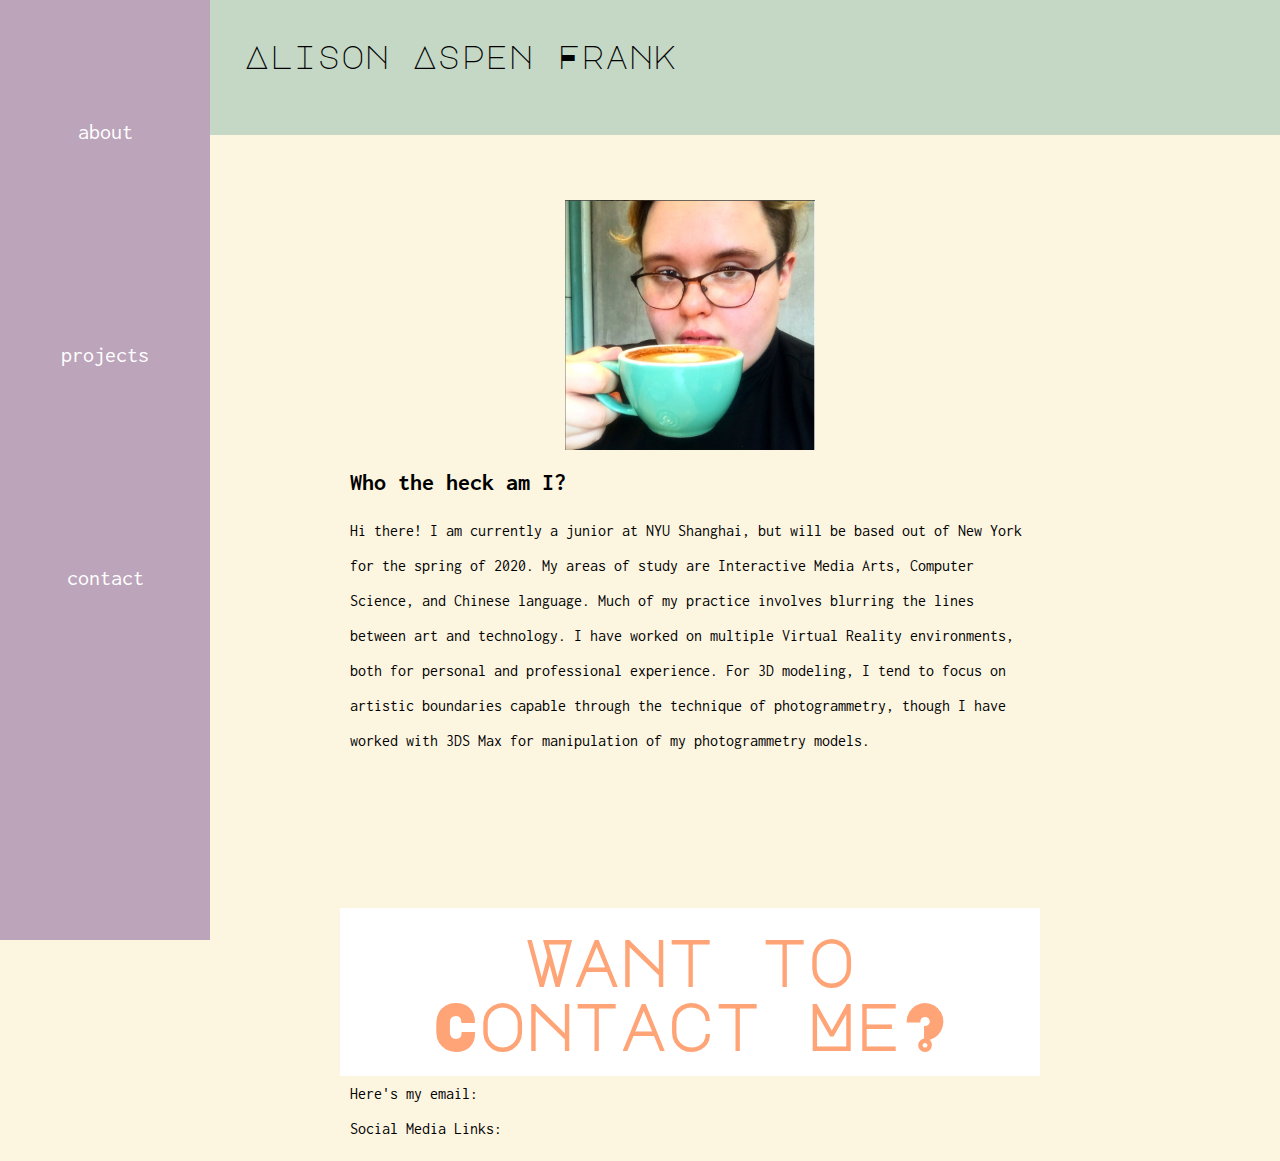
<file: about.html>
<!DOCTYPE html>
<html lang="en" dir="ltr">
     <head>
          <meta charset="utf-8">
          <meta name="viewport" content="width=device-width, initial-scale=1">
          <title>A.A.F. About</title>
          <link rel="stylesheet" href="css/midterm.css"></link>
          <!-- linking in google fonts -->
          <link href="https://fonts.googleapis.com/css?family=Inconsolata|Lacquer|Permanent+Marker&display=swap" rel="stylesheet">
          <link href="https://fonts.googleapis.com/css?family=Major+Mono+Display&display=swap" rel="stylesheet">
          <link rel="stylesheet" href="css/about.css"></link>

          <!--link to javascript-->
          <script type="text/javascript" src="js/portfolioJS.js"></script>
     </head>
     <body>
          <!-- header -->
          <header>
               <div class="headText">
                    <a href="index.html" class="mainHeader">Alison Aspen Frank</a>
                    <a href="index.html" class="altHeader">A.A.F</a>
               </div>
          </header>
          <!-- possible sidebar -->
          <nav>
               <ul class="sideNav">
                    <li class="navItem"><a href = "about.html">about</a></li>
                    <li class="navItem"><a href = "projects.html">projects</a></li>
                    <li class="navItem"><a href = "contact.html">contact</a></li>
               </ul>
          </nav>
          <!--mobile navBar -->

               <div class="mobileNav">
                    <ul>
                         <li><a href="about.html">about</a></li>
                         <li ><a href="projects.html">projects</a></li>
                    <li><a href="contact.html">contact</a></li>
               </ul>
               </div>
          

          <!--main content -->
          <section class="mainPage">
               <div class="imageHolder">
                    <img src="css/images/profile.PNG"/>
               </div>
               <div class="aboutText">
                    <h2>Who the heck am I?</h2>
                    <br>
                    <p>Hi there! I am currently a junior at NYU Shanghai, but will be based out of New York for the spring of 2020. My areas of study are Interactive Media Arts, Computer Science, and Chinese language. Much of my practice involves blurring the lines between art and technology. I have worked on multiple Virtual Reality environments, both for personal and professional experience. For 3D modeling, I tend to focus on artistic boundaries capable through the technique of photogrammetry, though I have worked with 3DS Max for manipulation of my photogrammetry models.
               </p>

               <h3>Want to Contact Me?</h3>
               <p>Here's my email: </p>
               <p>Social Media Links: </p>
               </div>
          </section>
     </body>
</html>
</file>
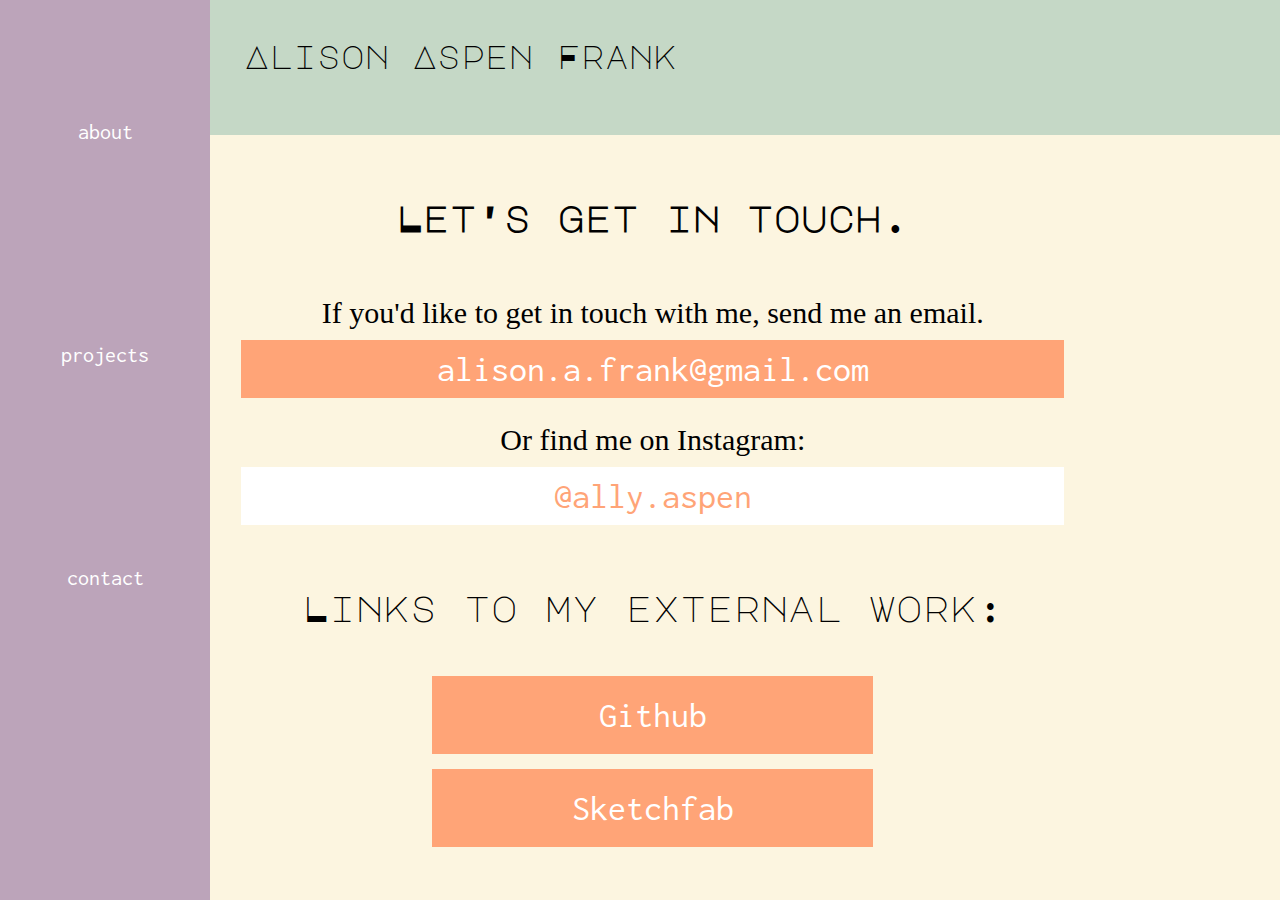
<file: contact.html>
<!DOCTYPE html>
<html lang="en" dir="ltr">
     <head>
          <meta charset="utf-8">
          <meta name="viewport" content="width=device-width, initial-scale=1">
          <title>A.A.F</title>
          <link rel="stylesheet" href="css/midterm.css"></link>

          <!-- linking in google fonts -->
          <link href="https://fonts.googleapis.com/css?family=Inconsolata|Lacquer|Permanent+Marker&display=swap" rel="stylesheet">
          <link href="https://fonts.googleapis.com/css?family=Major+Mono+Display&display=swap" rel="stylesheet">

          <script type="text/javascript" src="js/portfolioJS.js"></script>
     </head>
     <body>
          <!-- header -->
          <header>
               <div class="headText">
                    <a href="index.html" class="mainHeader">Alison Aspen Frank</a>
                    <a href="index.html" class="altHeader">A.A.F</a>
               </div>
          </header>
          <!-- sidebar -->
          <nav>
               <ul class="sideNav">
                    <li class="navItem"><a href = "about.html">about</a></li>
                    <li class="navItem"><a href = "projects.html">projects</a></li>
                    <li class="navItem"><a href = "contact.html">contact</a></li>
               </ul>
          </nav>

          <!--mobile navBar -->
          <div class="mobileNav">
               <ul>
                    <li><a href="about.html">about</a></li>
                    <li ><a href="projects.html">projects</a></li>
                    <li><a href="contact.html">contact</a></li>
               </ul>
          </div>

          <!-- project blocks -->
          <section class="mainPage">
               <div class = "container">

                    <h2 class="externalHeader">Let's get in touch.</h2>

                    <p class="email">If you'd like to get in touch with me, send me an email.</p>
                    <br>
                    <p class="email emailLink">alison.a.frank@gmail.com</p>
                    <br>
                    <p class="email">Or find me on Instagram:</p>
                    <a class="insta" href="https://www.instagram.com/ally.aspen/?hl=en" target="_blank">@ally.aspen</a>

                    <div class="externalHeader"><p>Links to my external work: </p></div>

                    <div class="contactText"><a href="https://github.com/AlisonAspen" target="_blank">Github</a></div>

                    <div class="contactText"><a href="https://sketchfab.com/alison.aspen/models" target="_blank">Sketchfab</a></div>

               </div>
          </section>

     </body>
</html>
</file>
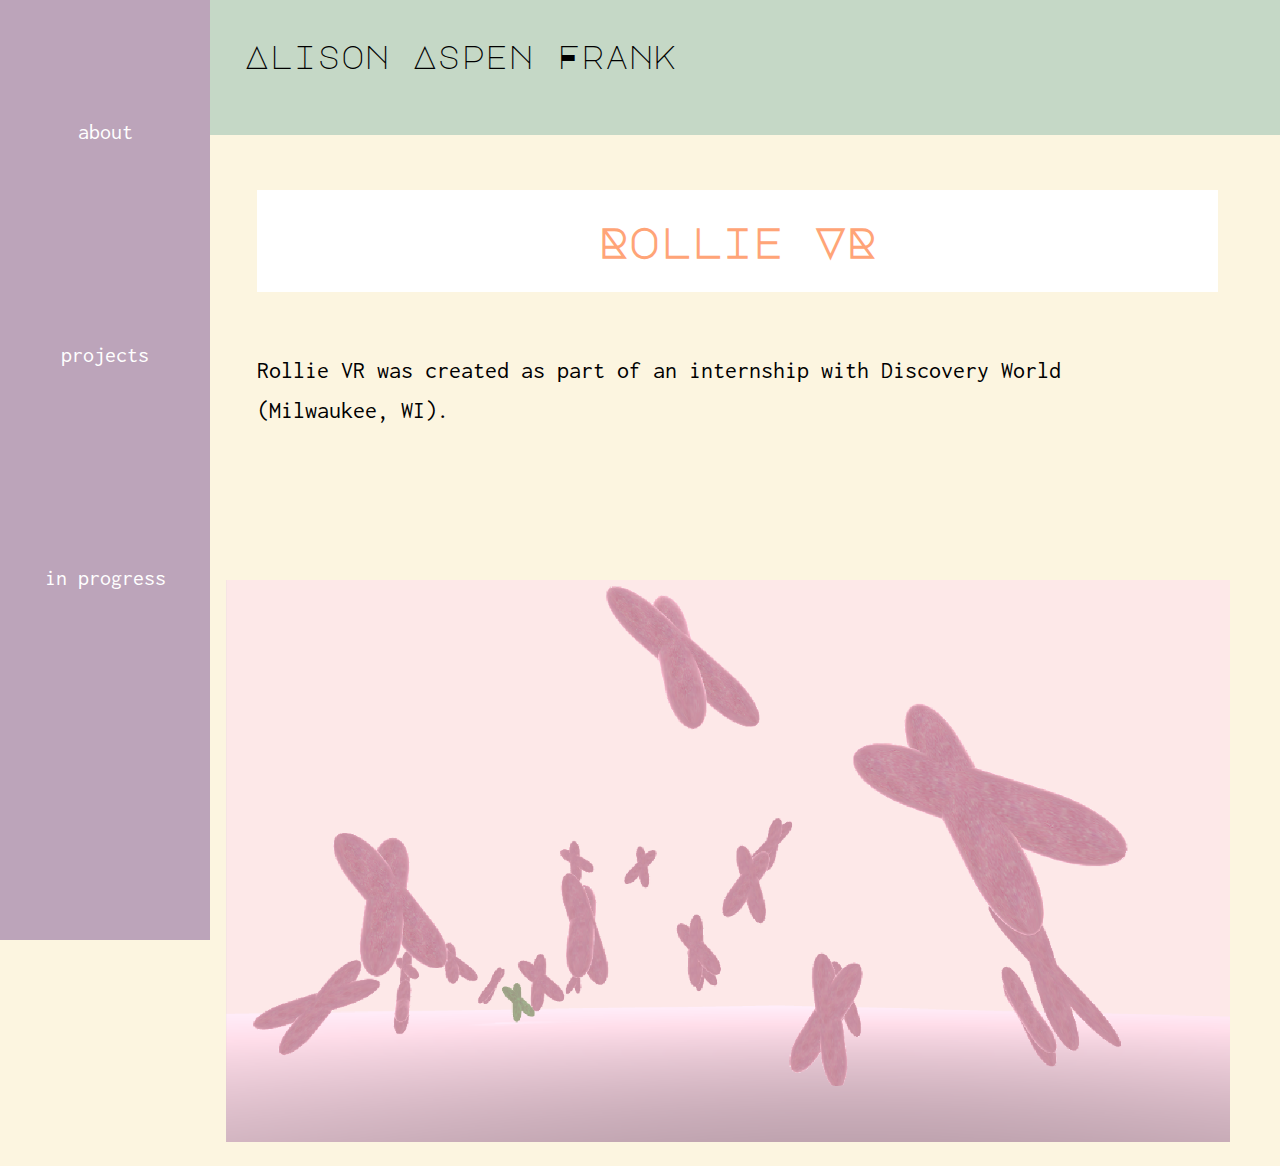
<file: rollie.html>
<!DOCTYPE html>
<html lang="en" dir="ltr">
     <head>
          <meta charset="utf-8">
          <meta name="viewport" content="width=device-width, initial-scale=1">
          <title>Rollie</title>
          <link rel="stylesheet" href="css/midterm.css"></link>
          <link rel="stylesheet" href="css/project_content.css"></link>
          <!-- linking in google fonts -->
          <link href="https://fonts.googleapis.com/css?family=Inconsolata|Lacquer|Permanent+Marker&display=swap" rel="stylesheet">
          <link href="https://fonts.googleapis.com/css?family=Major+Mono+Display&display=swap" rel="stylesheet">

          <script type="text/javascript" src="js/portfolioJS.js"></script>
     </head>
     <body>
          <!-- header -->
          <header>
               <div class="headText">
                    <a href="index.html" class="mainHeader">Alison Aspen Frank</a>
                    <a href="index.html" class="altHeader">A.A.F</a>
               </div>
          </header>
          <!--sidebar -->
          <nav>
               <ul class="sideNav">
                    <li class="navItem"><a href = "about.html">about</a></li>
                    <li class="navItem"><a href = "projects.html">projects</a></li>
                    <li class="navItem"><a href = "wip.html">in progress</a></li>
               </ul>
          </nav>

          <!--mobile navBar -->
          <div class="mobileNav">
               <ul>
                    <li><a href="about.html">about</a></li>
                    <li ><a href="projects.html">projects</a></li>
                    <li><a href="contact.html">contact</a></li>
               </ul>
          </div>

          <!-- main content -->
          <section class="mainPage">
               <div class="textHolder">
                    <h2 class="titleText">Rollie VR</h2>
                    <br>
                    <div class="containerElement">
                         <p>Rollie VR was created as part of an internship with Discovery World (Milwaukee, WI).</p>
                    </div>
               </div>
               <div class="container">

                    <div class="containerElement">
                         <img src="css/images/chromo_pic.png" class="projectImage">


                    </div>
               </div>
          </section>
     </body>
</html>
</file>
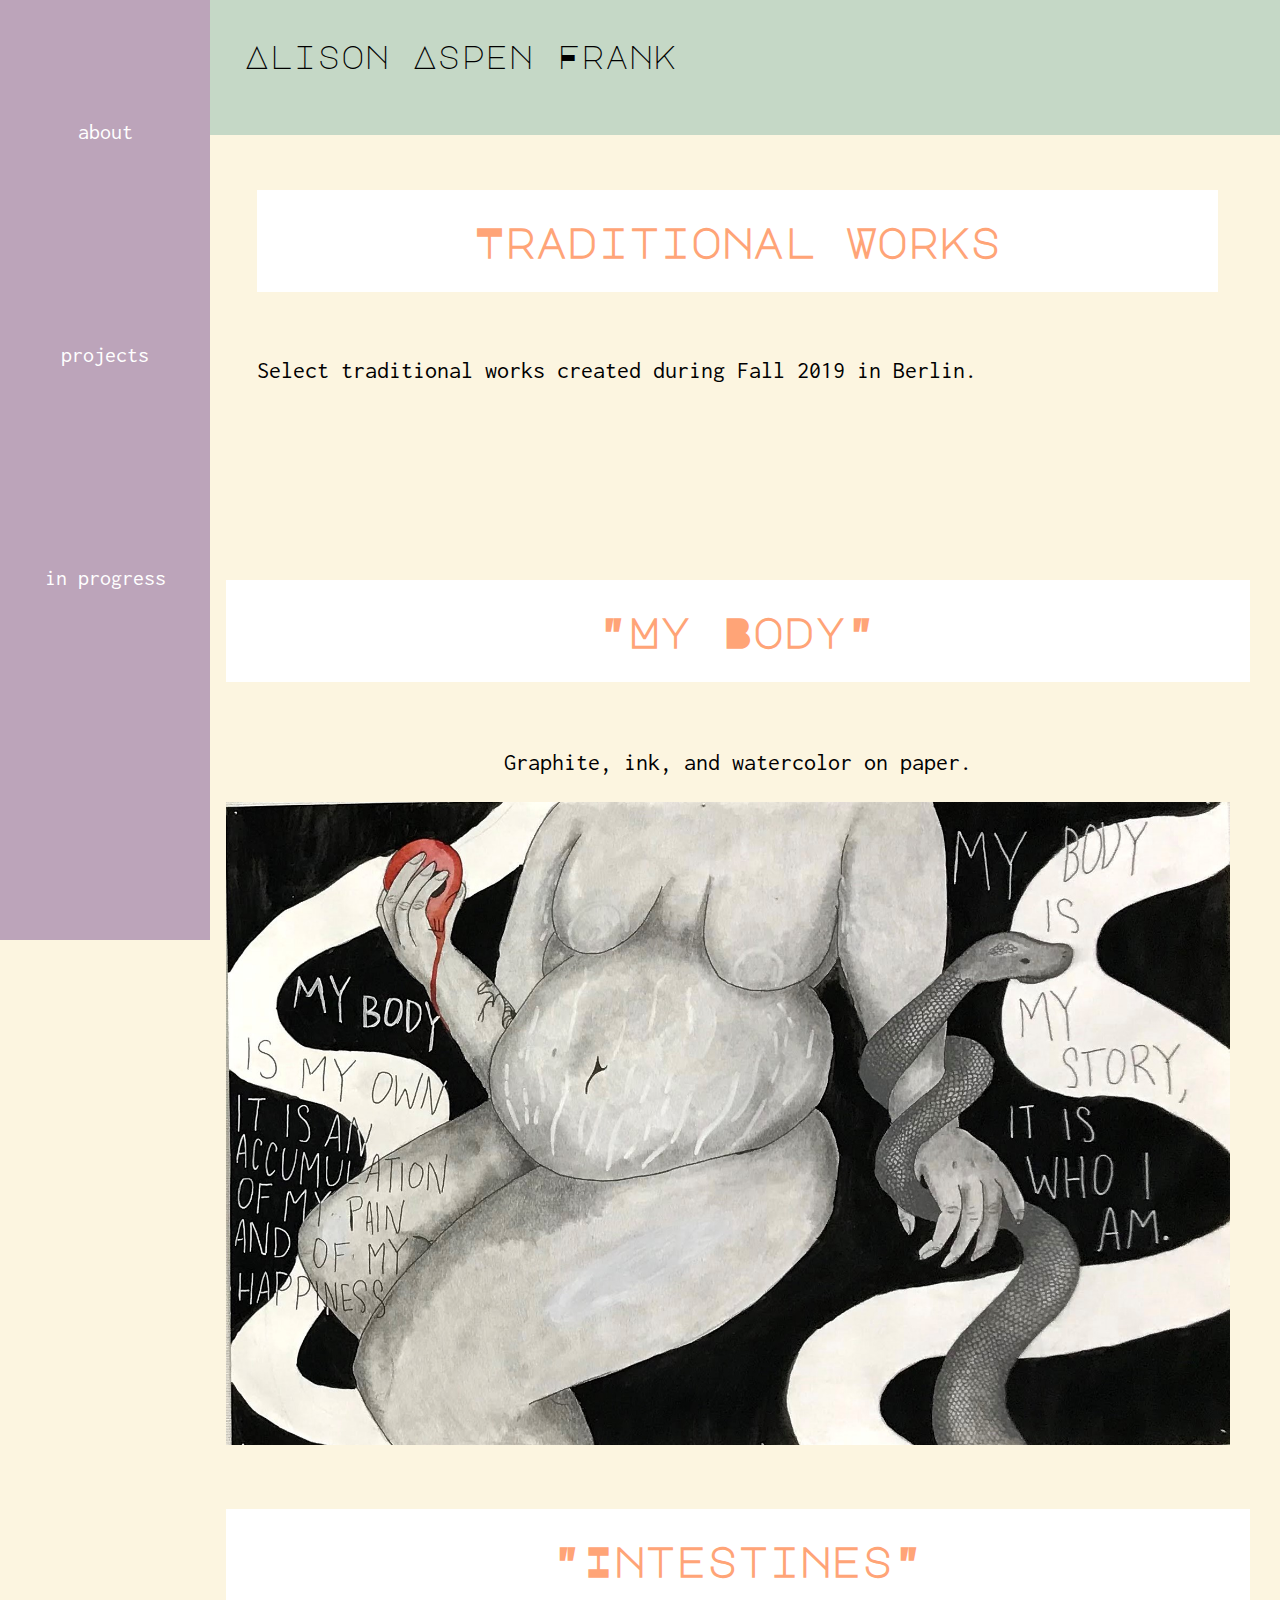
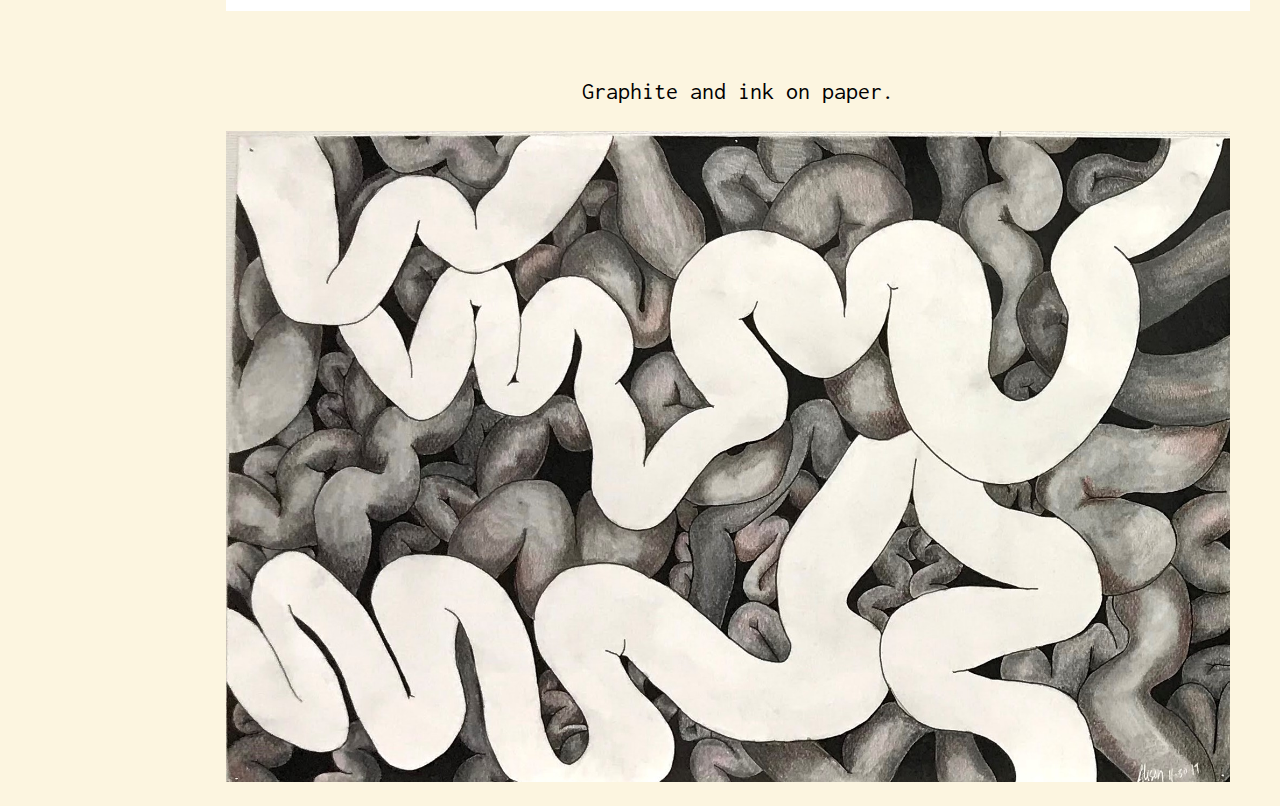
<file: traditional_works.html>
<!DOCTYPE html>
<html lang="en" dir="ltr">
     <head>
          <meta charset="utf-8">
          <meta name="viewport" content="width=device-width, initial-scale=1">
          <title>A.A.F.</title>
          <link rel="stylesheet" href="css/midterm.css"></link>
          <link rel="stylesheet" href="css/project_content.css"></link>
          <!-- linking in google fonts -->
          <link href="https://fonts.googleapis.com/css?family=Inconsolata|Lacquer|Permanent+Marker&display=swap" rel="stylesheet">
          <link href="https://fonts.googleapis.com/css?family=Major+Mono+Display&display=swap" rel="stylesheet">

          <script type="text/javascript" src="js/portfolioJS.js"></script>
     </head>
     <body>
          <!-- header -->
          <header>
               <div class="headText">
                    <a href="index.html" class="mainHeader">Alison Aspen Frank</a>
                    <a href="index.html" class="altHeader">A.A.F</a>
               </div>
          </header>
          <!-- possible sidebar -->
          <nav>
               <ul class="sideNav">
                    <li class="navItem"><a href = "about.html">about</a></li>
                    <li class="navItem"><a href = "projects.html">projects</a></li>
                    <li class="navItem"><a href = "wip.html">in progress</a></li>
               </ul>
          </nav>
          <!-- main content -->
          <section class="mainPage">
               <div class="textHolder">
                    <h2 class="titleText">Traditional Works</h2>
                    <br>
                    <div class="containerElement">
                         <p>Select traditional works created during Fall 2019 in Berlin.</p>
                    </div>
               </div>
               <div class="container">

                    <div class="containerElement">
                         <h2 class="titleText">"My Body"</h2>
                         <p class="subTitle description">Graphite, ink, and watercolor on paper.</p>
                         <img src="css/images/myBody.jpg" class="projectImage">

                         <h2 class="titleText">"Intestines"</h2>
                         <p class="subTitle description">Graphite and ink on paper.</p>
                         <img src="css/images/intestines_drawing.jpg" class="projectImage">
                    </div>
               </div>
          </section>
     </body>
</html>
</file>
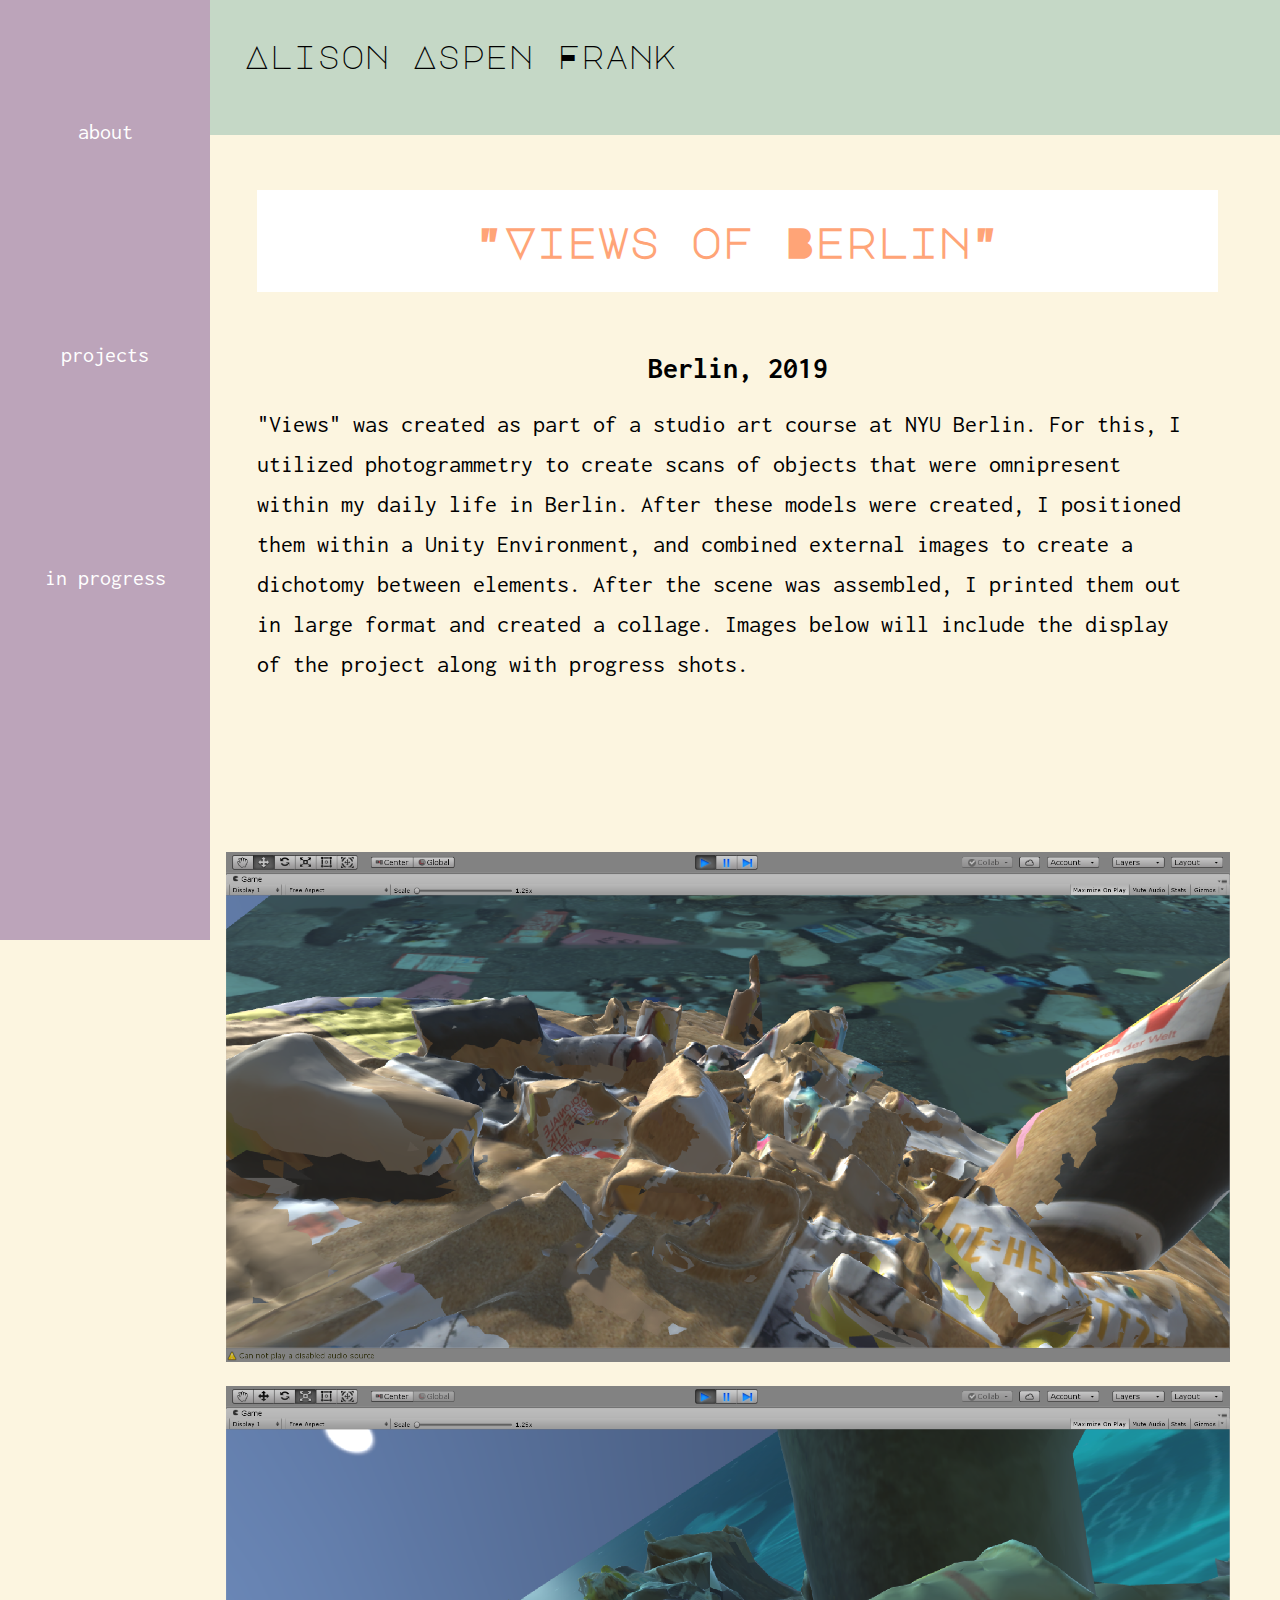
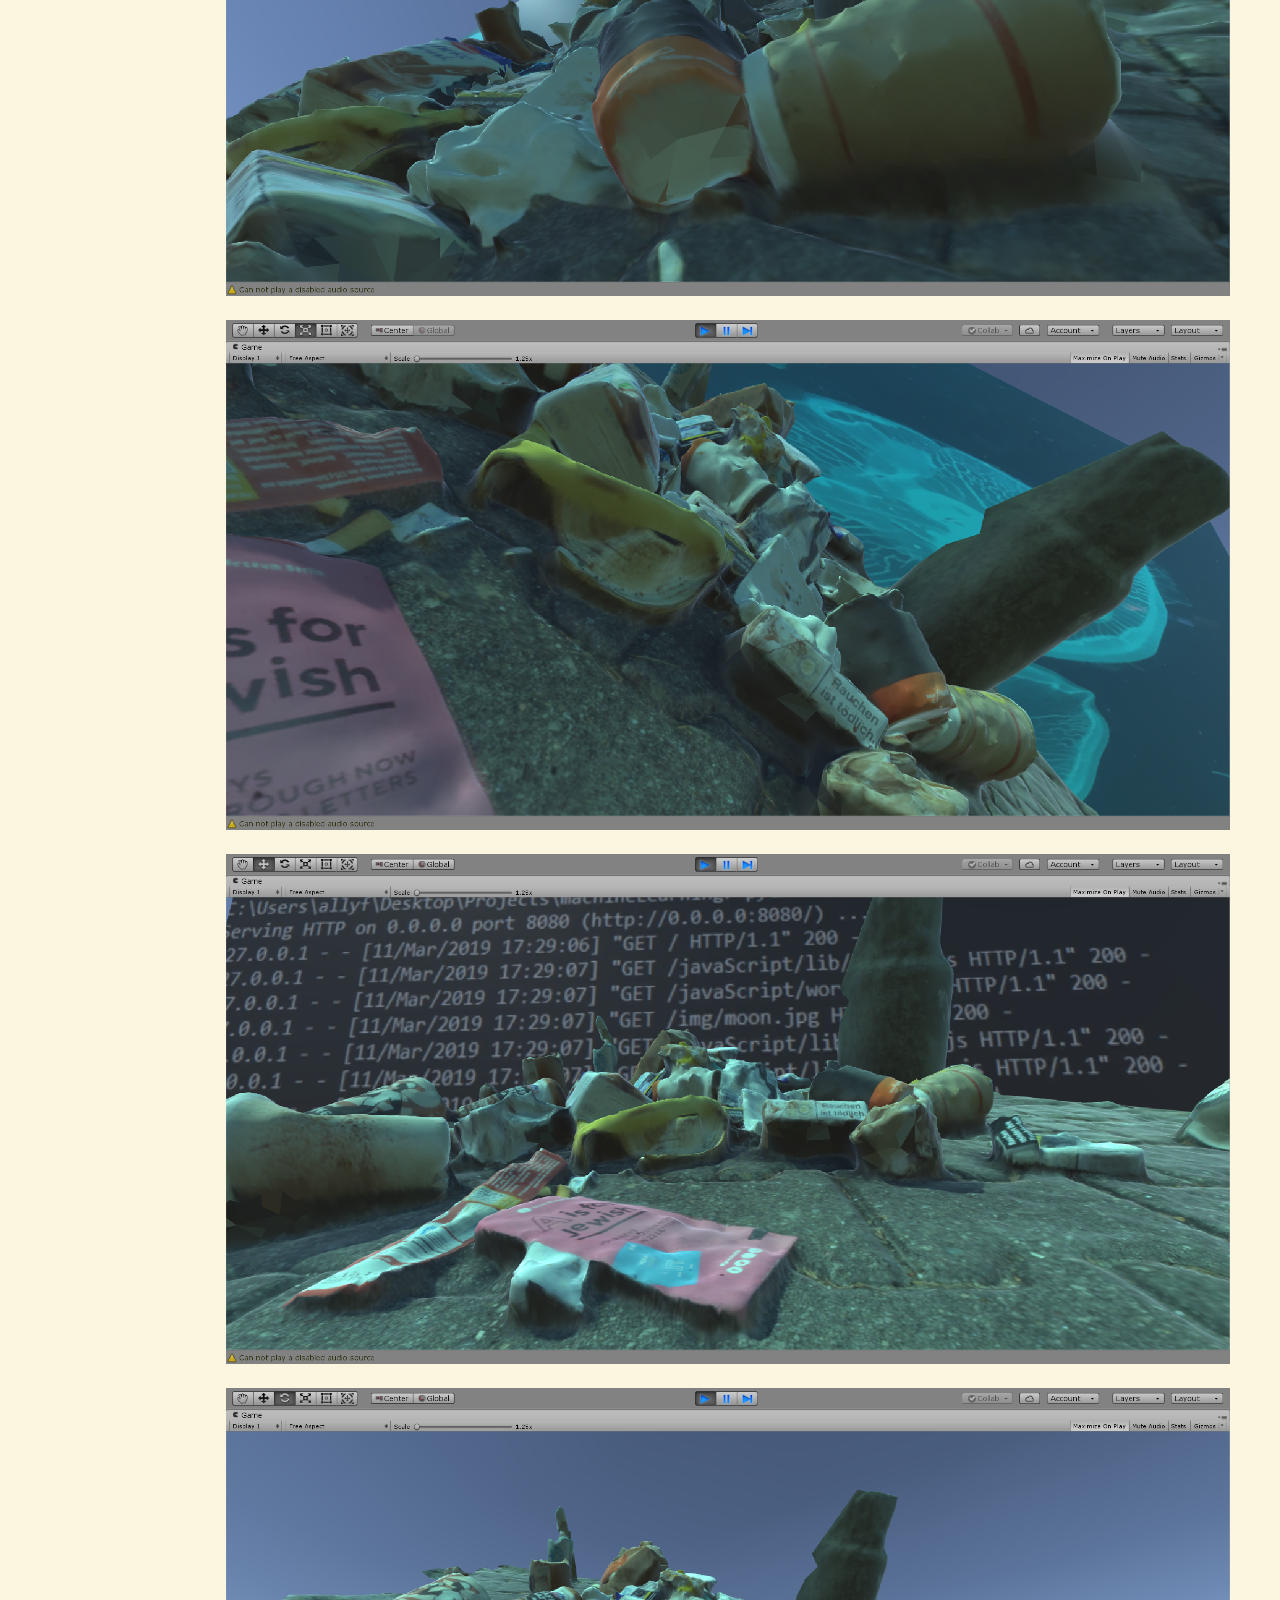
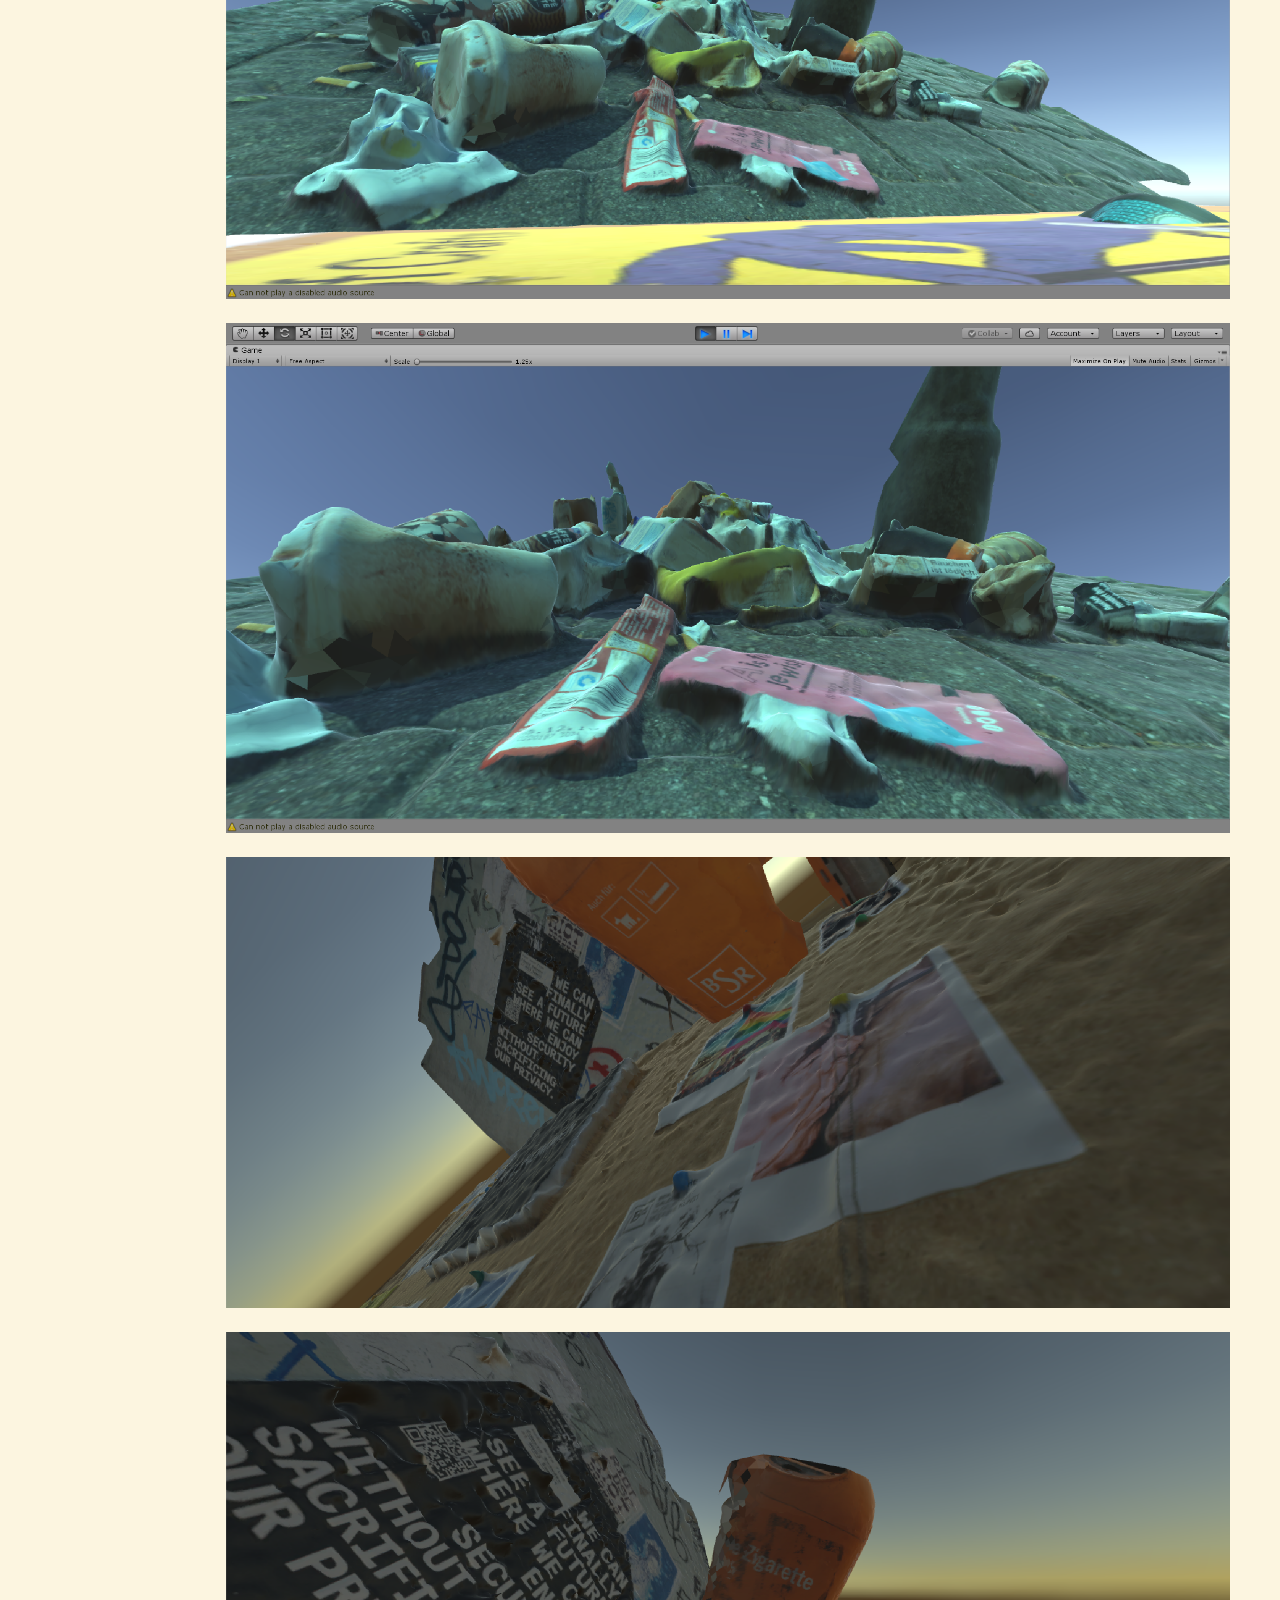
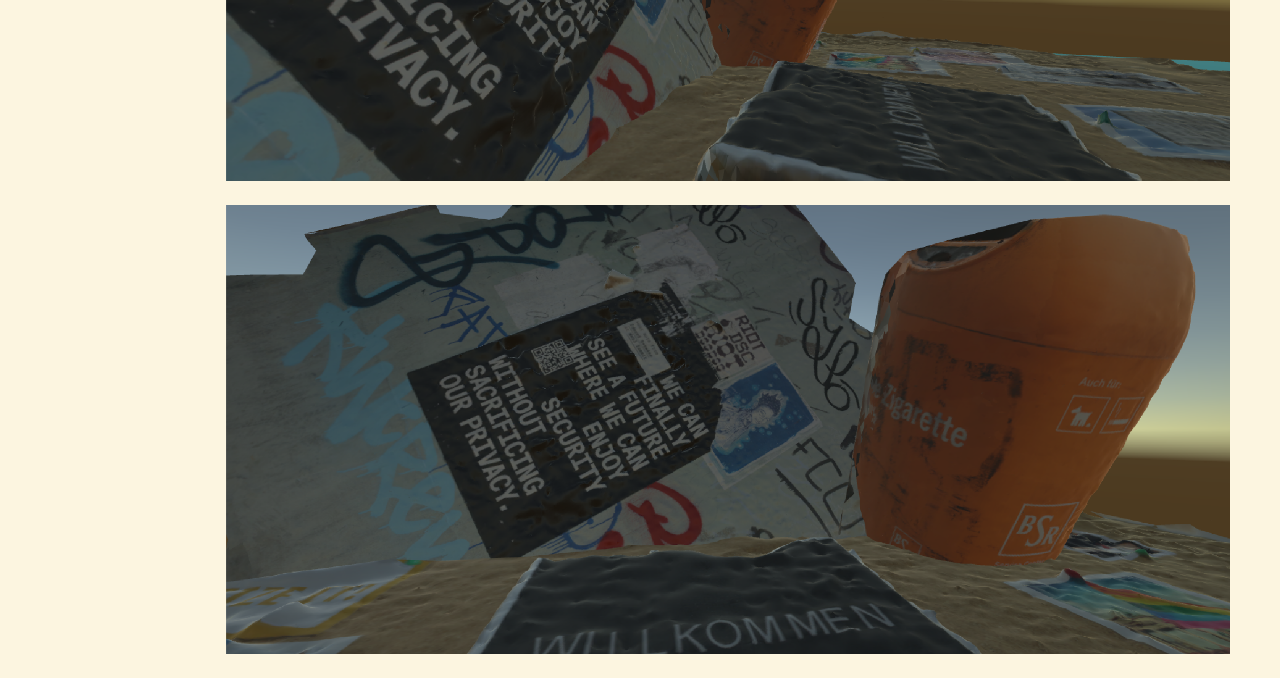
<file: viewsOfBerlin.html>
<!DOCTYPE html>
<html lang="en" dir="ltr">
     <head>
          <meta name="viewport" content="width=device-width, initial-scale=1">
          <meta charset="utf-8">
          <title>A.A.F.</title>

          <link rel="stylesheet" href="css/midterm.css"></link>
          <link rel="stylesheet" href="css/project_content.css"></link>

          <!-- linking in google fonts -->
          <link href="https://fonts.googleapis.com/css?family=Inconsolata|Lacquer|Permanent+Marker&display=swap" rel="stylesheet">
          <link href="https://fonts.googleapis.com/css?family=Major+Mono+Display&display=swap" rel="stylesheet">

          <script type="text/javascript" src="js/portfolioJS.js"></script>
     </head>
     <body>
          <!-- header -->
          <header>
               <div class="headText">
                    <a href="index.html" class="mainHeader">Alison Aspen Frank</a>
                    <a href="index.html" class="altHeader">A.A.F</a>
               </div>
          </header>
          <!-- possible sidebar -->
          <nav>
               <ul class="sideNav">
                    <li class="navItem"><a href = "about.html">about</a></li>
                    <li class="navItem"><a href = "projects.html">projects</a></li>
                    <li class="navItem"><a href = "wip.html">in progress</a></li>
               </ul>
          </nav>

          <!--mobile navBar -->
          <div class="mobileNav">
               <ul>
                    <li><a href="about.html">about</a></li>
                    <li ><a href="projects.html">projects</a></li>
                    <li><a href="contact.html">contact</a></li>
               </ul>
          </div>

          <!-- main content -->
          <section class="mainPage">
               <div class="textHolder">
                    <h2 class="titleText">"Views of Berlin"</h2>
                    <h2 class="subTitle">Berlin, 2019</h2>
                    <p>"Views" was created as part of a studio art course at NYU Berlin. For this, I utilized photogrammetry to create scans of objects that were omnipresent within my daily life in Berlin. After these models were created, I positioned them within a Unity Environment, and combined external images to create a dichotomy between elements. After the scene was assembled, I printed them out in large format and created a collage. Images below will include the display of the project along with progress shots.</p>

                    <br>

               </div>
               <div class="container">

                    <div class="containerElement">

                         <img src="css/images/views/views_2.png" class="projectImage">

                         <img src="css/images/views/views_3.png" class="projectImage">

                         <img src="css/images/views/views_4.png" class="projectImage">

                         <img src="css/images/views/views_5.png" class="projectImage">

                         <img src="css/images/views/views_6.png" class="projectImage">

                         <img src="css/images/views/views_7.png" class="projectImage">

                         <img src="css/images/views/views_8.png" class="projectImage">

                         <img src="css/images/views/views_9.png" class="projectImage">

                         <img src="css/images/views/views_10.png" class="projectImage">

                    </div>
               </div>
          </section>
     </body>
</html>
</file>
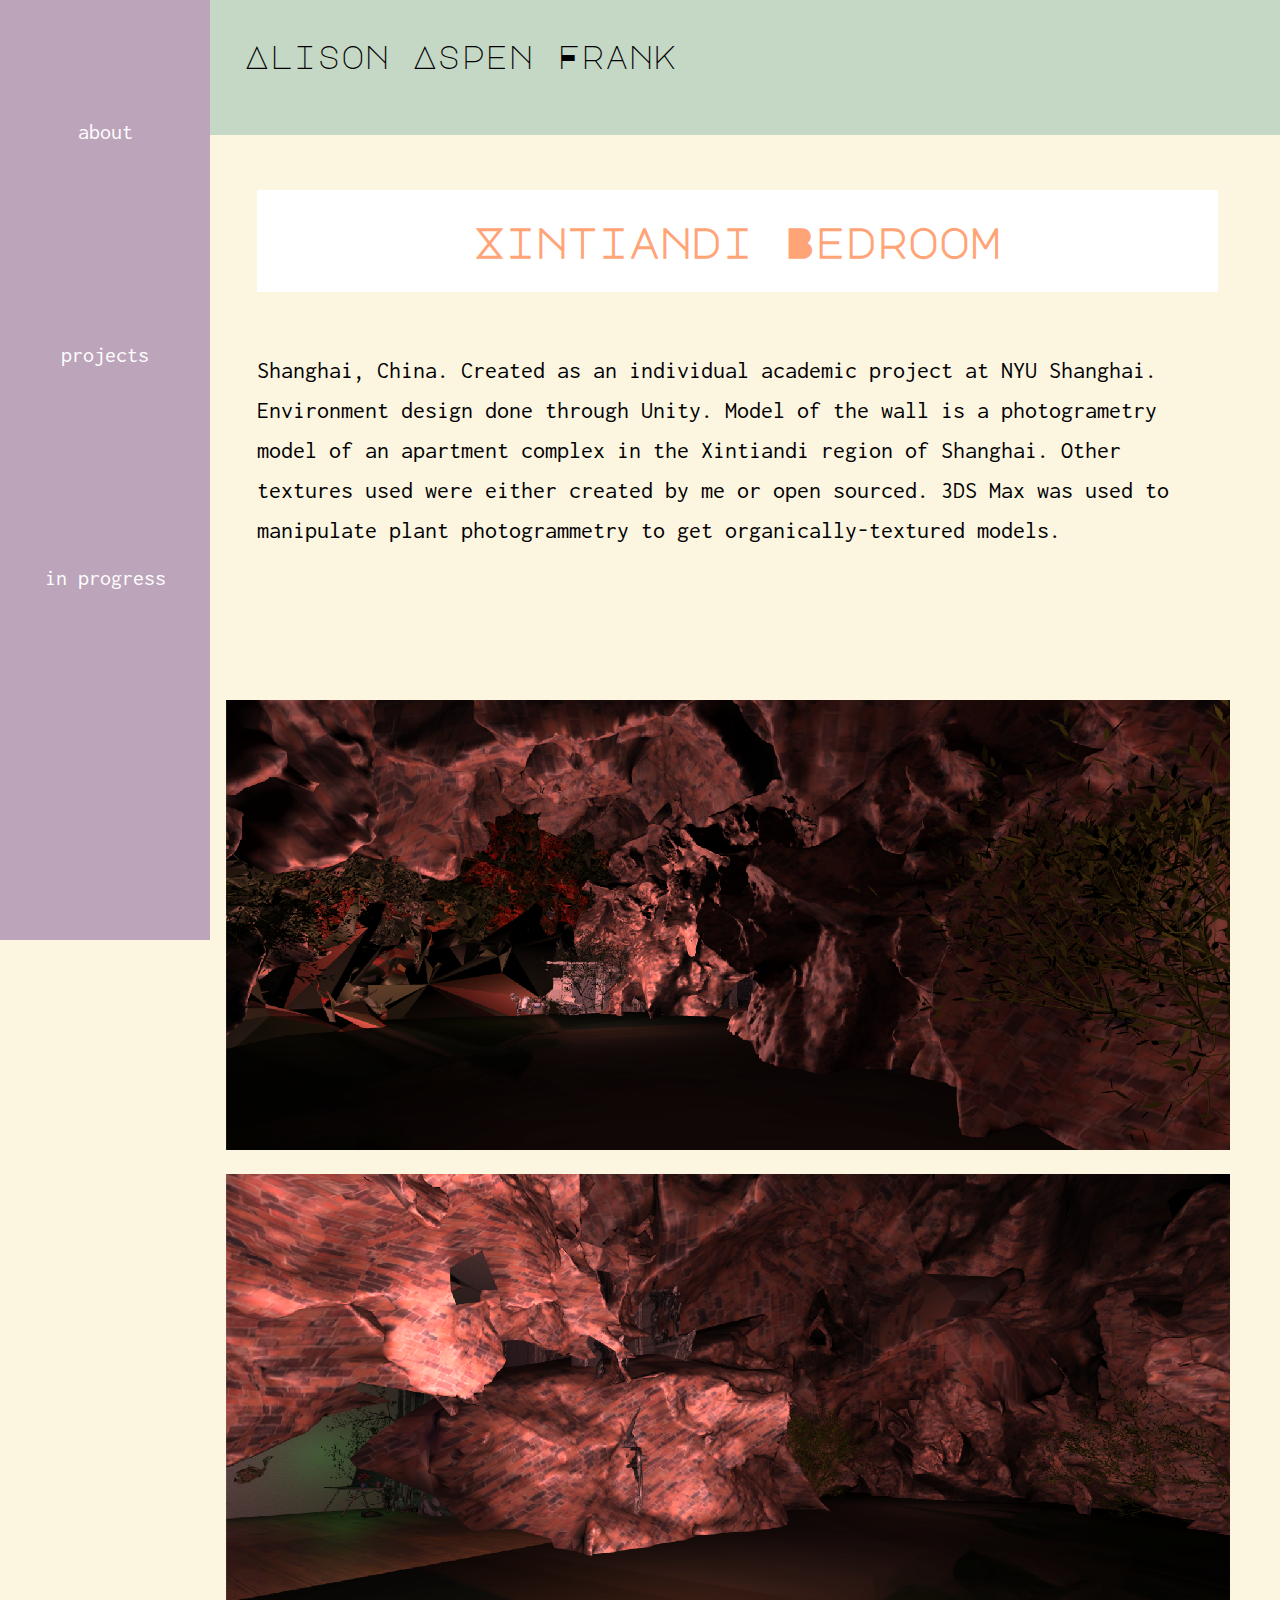
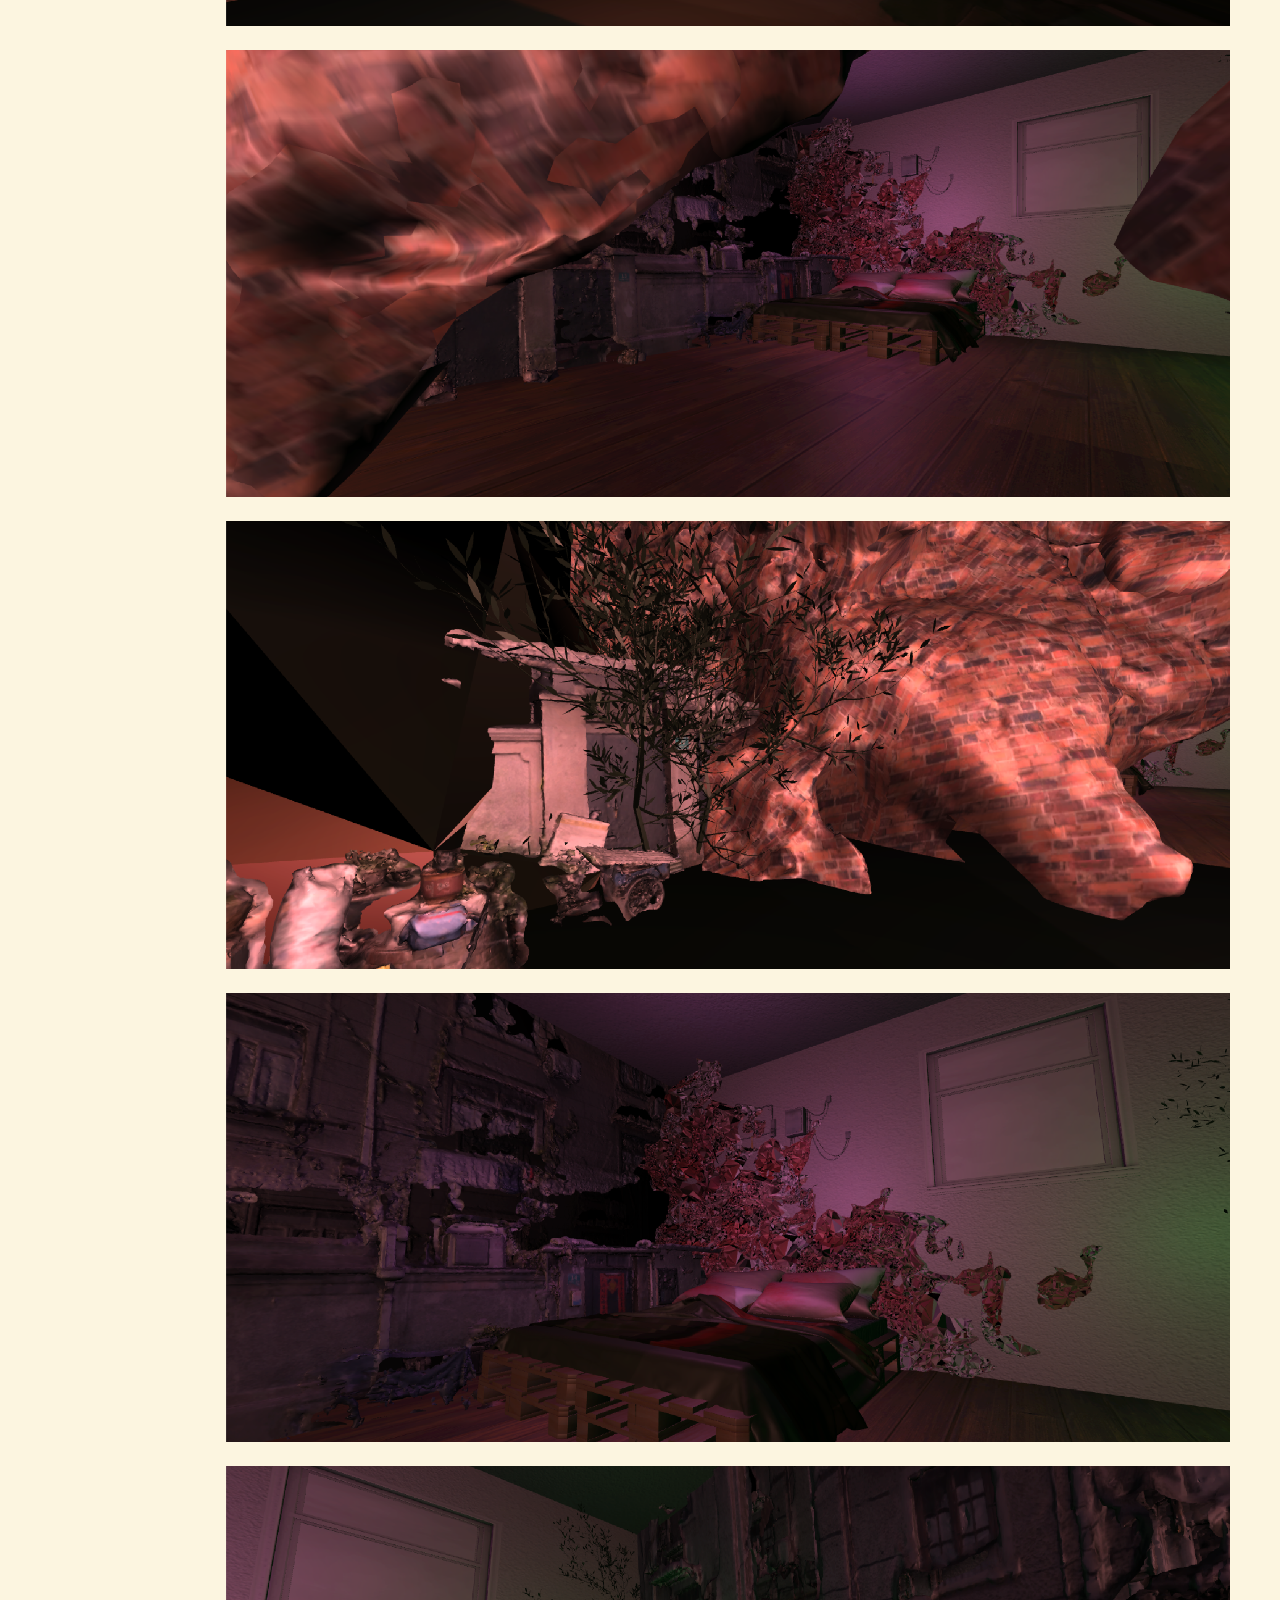
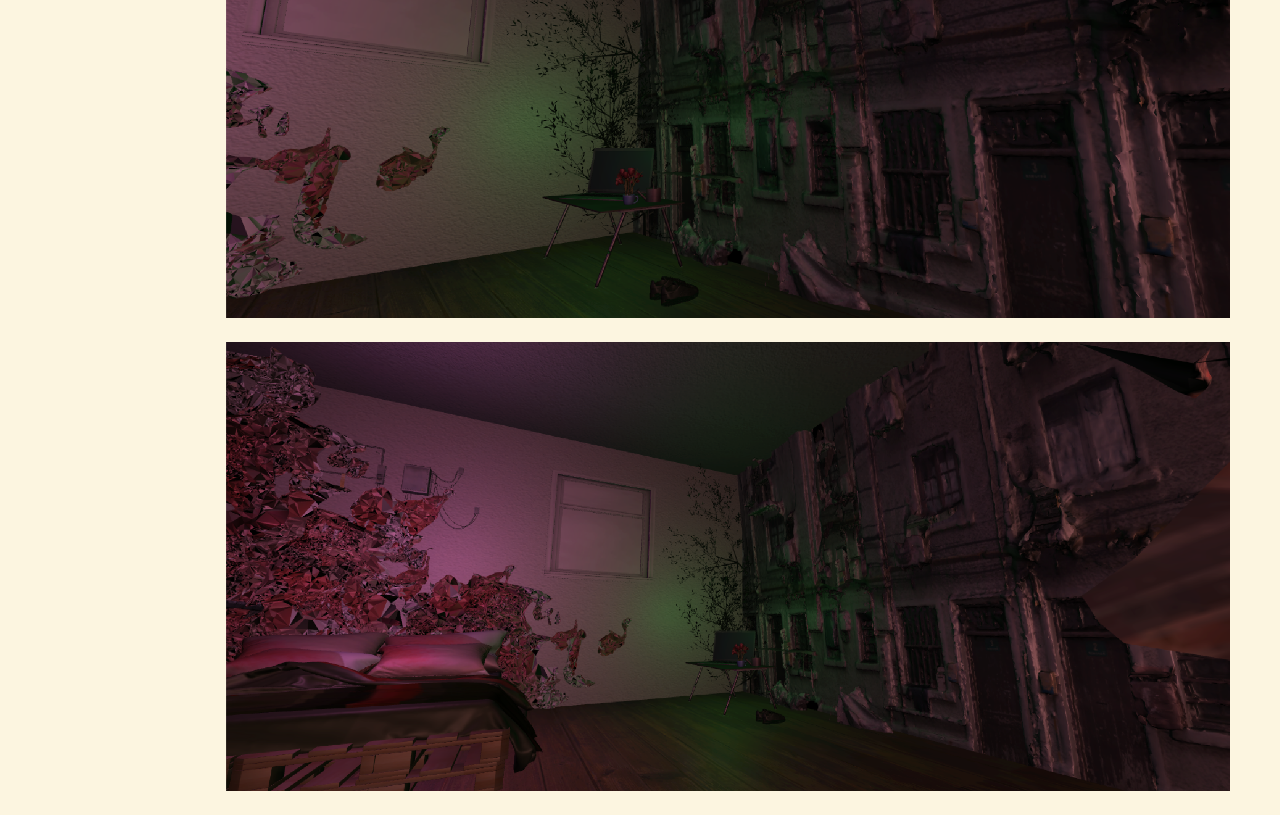
<file: xtd.html>
<!DOCTYPE html>
<html lang="en" dir="ltr">
     <head>
          <meta charset="utf-8">
          <meta name="viewport" content="width=device-width, initial-scale=1">
          <title>A.A.F.</title>
          <link rel="stylesheet" href="css/midterm.css"></link>
          <link rel="stylesheet" href="css/project_content.css"></link>

          <!-- linking in google fonts -->
          <link href="https://fonts.googleapis.com/css?family=Inconsolata|Lacquer|Permanent+Marker&display=swap" rel="stylesheet">
          <link href="https://fonts.googleapis.com/css?family=Major+Mono+Display&display=swap" rel="stylesheet">

          <script type="text/javascript" src="js/portfolioJS.js"></script>
     </head>
     <body>
          <!-- header -->
          <header>
               <div class="headText"><a href="index.html">Alison Aspen Frank</a></div>
          </header>
          <!-- possible sidebar -->
          <nav>
               <ul class="sideNav">
                    <li class="navItem"><a href = "about.html">about</a></li>
                    <li class="navItem"><a href = "projects.html">projects</a></li>
                    <li class="navItem"><a href = "wip.html">in progress</a></li>
               </ul>
          </nav>

          <!--mobile navBar -->
          <div class="mobileNav">
               <ul>
                    <li><a href="about.html">about</a></li>
                    <li ><a href="projects.html">projects</a></li>
                    <li><a href="contact.html">contact</a></li>
               </ul>
          </div>

          <!-- main content -->
          <section class="mainPage">
               <div class="textHolder">
                    <h2 class="titleText">Xintiandi Bedroom</h2>
                    <br>
                    <div class="containerElement">
                         <p>Shanghai, China. Created as an individual academic project at NYU Shanghai. Environment design done through Unity. Model of the wall is a photogrametry model of an apartment complex in the Xintiandi region of Shanghai. Other textures used were either created by me or open sourced. 3DS Max was used to manipulate plant photogrammetry to get organically-textured models. </p>
                    </div>
               </div>
               <div class="container">

                    <div class="containerElement">

                         <img src="css/images/xtd_2.png" class="projectImage">

                         <img src="css/images/xtd_3.png" class="projectImage">

                         <img src="css/images/xtd_4.png" class="projectImage">

                         <img src="css/images/xtd_5.png" class="projectImage">

                         <img src="css/images/xtd_6.png" class="projectImage">

                         <img src="css/images/xtd_7.png" class="projectImage">

                         <img src="css/images/xtd_8.png" class="projectImage">
                    </div>
               </div>
          </section>
     </body>
</html>
</file>
<file: css/midterm.css>
* {
     margin: 0px;
     padding: 0px;
}

body {
     background-color: #fcf5e0;
}

header {
     width: 100%;
     height: 135px;
     display: block;
     background-color: #c5d8c6;
     position: fixed;
     top: 0px;
     left: 200px;
}

.headText {
     font-family: "Major Mono Display", serif;
     padding: 40px 45px;
}

.headText a {
     text-decoration: none;
     color: black;
     font-weight: 3px;
     font-size: 32px;
}

.headText a:hover {
     color: #fff;
     background-color: #ffa477;
}

.altHeader {
     display: none;
}

nav {
     width: 175px;
}

ul {
     list-style-type: none;
}
/*side nav css taken from w3 schools tutorial */
.sideNav {
     padding: 20px 25px;
     height: 100%; /* Full-height: remove this if you want "auto" height */
     width: 160px; /* Set the width of the sidebar */
     position: fixed; /* Fixed Sidebar (stay in place on scroll) */
     z-index: 1; /* Stay on top */
     top: 0; /* Stay at the top */
     left: 0;
     background-color: #bca4ba;
     text-align: center;
     overflow-x: hidden; /* Disable horizontal scroll */
     overflow-y: hidden;
}

.navItem {
     padding: 100px 0px;
}

.navItem a {
     text-decoration: none;
     color: white;
     font-family: "Inconsolata", sans-serif;
     font-size: 22px;
}

.navItem a:hover {
     color: #fff;
     background-color: #ffa477;
     text-decoration: underline;
}

.titleText {
     font-family: "Major Mono Display", serif;
     color: black;
     font-size: 36px;
     width: 75%;
     text-align: center;
     padding: 20px;
}
.mobileNav {
     display: none;
}

.mainPage {
     margin-left: 2%;
}

.container {
     padding-top: 150px;
     text-align: center;
     width: 80%;
     margin: 0 auto;
     display: flex;
     flex-flow: row wrap;
     justify-content: flex-end;
}
/*project blocks */
.projectBlock {
     color: white;
     padding: 20px;
     margin: 25px;
     width: 75%;
     height: 400px;
     text-align: center;
     box-shadow: 10px 10px 5px #bca4ba;

}

.projectBlock:hover {
     opacity: 50%;
     cursor: pointer;
}

.unityContainer{
     background-image: url("images/unity3DPic.png");
     background-position:center;
	background-repeat:no-repeat;
	background-size:cover;

}

.photographyContainer{
     background-image: url("images/photo_cover.JPG");
     background-position:center;
	background-repeat:no-repeat;
	background-size:cover;
     background-color: #bca4ba;

}
.illustration {
     background-image: url("images/illustrations.jpg");
     background-position:center;
     background-repeat:no-repeat;
     background-size:cover;
     background-color: #bca4ba;
}
/* target this text to help with contrast */

.modelingContainer{
     background-image: url("images/xtd_env.png");
     background-position:center;
	background-repeat:no-repeat;
	background-size:cover;
     background-color: #bca4ba;
}


/* used in panels for projects */
h3 {
     font-family: "Major Mono Display", sans-serif;
     text-align: center;
     width: 80%;
     font-size: 64px;
     color: #ffa477;
     background-color: white;
     padding: 20px 10px;
     margin: 0 auto;
     margin-top: 150px;
}

/* contact page formatting */
.email {
     display: block;
     width: 80%;
     margin: 0 auto;
     text-align: center;
     font-size: 30px;
     padding: 10px;
}
.emailLink {
     background-color: #ffa477;
     color: white;
     font-family: "Inconsolata", serif;
     font-size: 36px;
     margin-bottom: 15px;
}
.insta {
     text-decoration: none;
     font-family: "Inconsolata", serif;
     color: #ffa477;
     background-color: white;
     width: 80%;
     display: block;
     margin: 0 auto;
     margin-bottom: 15px;
     font-size: 36px;
     padding: 10px;
}
.insta:hover {
     text-decoration: underline;
}

.contactText {
     width: 80%;
     margin: 0 auto;
     display: block;
     text-align: center;
     margin-bottom: 15px;
}


.contactText a {
     font-size: 36px;
     font-family: "Inconsolata", serif;
     text-decoration: none;
     width: 50%;
     display: block;
     margin: 0 auto;
     color: white;
     padding: 20px;
     background-color: #ffa477;
}
.contactText a:hover {
     text-decoration: underline;
     cursor: pointer;
}
.externalHeader {
     font-family: "Major Mono Display", sans-serif;
     font-size: 36px;
     width: 80%;
     display: block;
     margin: 0 auto;
     padding: 50px;
}

/* === MEDIA QUERIES === */
/*large tablet*/
@media screen and (max-width: 1024px){
     .projectBlock h3 {
          font-size: 32px;
     }
     .navItem {
          padding: 200px 0px;
     }
     .navItem a {
          font-size: 30px;
     }
}
/*tablet*/
@media screen and (max-width: 768px) {
     .navItem {
          padding: 150px 0px;
     }
     .navBar {
          width: 150px;
     }
     .mainPage {
          margin-left: 22%;
     }
     .projectBlock {
          width: 80%;
     }
}
/* larger-format smartphone */
@media screen and (max-width: 414px) {
     .mobileNav {
          display: flex;
          margin-top: 185px;
          margin-bottom: 25px;
          flex-flow: row wrap;
          justify-content: space-around;
     }
     .mobileNav ul {
          width: 100%;
          text-align: center;
          display: flex;
          flex-direction: row;
          justify-content: space-around;
     }
     .mobileNav {
          width: 100%;
          margin-top: 125px;
     }

     .mobileNav ul {
          width: 100%;
          text-align: center;
          display: flex;
          flex-direction: row;
          justify-content: space-around;
     }
     .mobileNav li {
          width: 25%;
          background-color: #bca4ba;
          padding: 20px 5px;
          box-shadow: 5px 5px 5px #808080;

     }
     .mobileNav a {
          text-decoration: none;
          font-family: "Inconsolata", serif;
          color: white;
          font-size: 20px;
     }

     .sideNav {
          display: none;
     }
     header {
          left: 0px;
          height: 120px;
     }
     .headText {
          padding: 35px 25px;
     }
     .mainHeader {
          display: none;
     }
     .altHeader {
          display: inline-block;
     }
     .mainPage {
          clear: both;
     }
     .container {
          margin-top: 0px;
          padding-top: 0px;
          width: 100%;
     }
     .projectBlock {
          width: 95%;
          height: 350px;
          margin: 25px;
          box-shadow: 5px 5px 5px #bca4ba;
     }

     h3 {
          font-size: 32px;
          box-shadow: 4px 4px 2px #bca4ba;
     }

     p {
          font-size: 20px;
     }

     .externalHeader {
          font-size: 24px;
          text-align: center;
     }
     .email {
          font-size: 22px;
     }
     .insta {
          font-size: 22px;
          text-align: center;
     }
     .contactText a  {
          font-size: 22px;
     }
}
/*small smartphone */
@media screen and (max-width: 375px) {
     header {
          left: 0px;
          height: 100px;
     }

     .headText {
          padding: 30px 25px;
     }

     .projectBlock {
          width: 90%;
     }

     h3 {
          font-size: 20px;
          margin-top: 175px;
     }
}
</file>
<file: css/about.css>
.mainPage {
     margin-top: 200px;
     margin-left: 250px;
     margin-right: 150px;
}
.imageHolder{
     width: 100%;
     margin: 0 auto;
     text-align: center;

}
img {
     width: 250px;
     height: 250px;
}
.aboutText {
     padding: 15px;
}
p {
     font-family: "Inconsolata", serif;
     font-size: 16px;
     line-height: 35px;
     width: 80%;
     margin: 0 auto;
}
h2 {
     font-family: "Inconsolata", serif;
     width: 80%;
     margin: 0 auto;
}

/* === MEDIA QUERIES == */
@media screen and (max-width: 414px) {
     .mainPage {
          margin: 0 auto;
          width: 95%;
     }

     .mobileNav {
          clear: both;
          margin-top: 150px;
          margin-bottom: 25px;

     }
     .mobileNav {
          width: 100%;
     }
     p {
          font-size: 20px;
     }
     h2 {
          font-size: 28px;
     }

}
</file>
<file: css/project_content.css>
.projectImage {
     width: 100%;
     margin-bottom: 20px;

}

.projectVideo {
     width: 75%;
     margin-bottom: 20px;
     border: 5px solid black;
}

p {
     width: 100%;
     line-height: 40px;
     margin: 0 auto;
     display: block;
     font-family: "Inconsolata", serif;
     text-align: left;
     font-size: 24px;
}

.textHolder {
     width: 75%;
     padding-top: 150px;
     margin: 0 auto;
     text-align: center;
     padding-left: 150px;
}

.titleText {
     width: 100%;
     background-color: white;
     color: #ffa477;
     font-size: 42px;
     padding: 30px 10px;
     margin: 40px 0px;
     text-align: center;
}

.subTitle {
     width: 100%;
     font-size: 30px;
     padding: 20px 10px;
     text-align: center;
     font-family: "Inconsolata", serif;
}

.description {
     font-size: 24px;
}

.container {
     width: 80%;
     text-align: center;
     padding-left: 150px;
     margin: 0 auto;
}

.containerElement {
     width: 100%;
}

.textLink {
     font-family: "Major Mono Display", sans-serif;
     text-align: center;
     display: block;
     width: 80%;
     font-size: 64px;
     color: white;
     background-color: #ffa477;
     padding: 30px 20px;
     margin: 0 auto;
     margin-top: 40px;
     margin-bottom: 40px;
     text-decoration: none;
}

.textLink:hover {
     text-decoration: underline;
     background-color: white;
     color: #ffa477;
}
/*===MEDIA QUERIES===*/
@media screen and (max-width: 768px) {
     .mainPage {
          margin-left: 15%;
     }
     .container{
          width: 100%;
     }
     .mobileNav {
          display: flex;
          margin-bottom: 25px;
          flex-flow: row wrap;
          justify-content: space-around;
     }
     .mobileNav ul {
          width: 100%;
          text-align: center;
          display: flex;
          flex-direction: row;
          justify-content: space-around;
     }
     .mobileNav {
          width: 100%;
          margin-top: 175px;
     }

     .mobileNav ul {
          width: 100%;
          text-align: center;
          display: flex;
          flex-direction: row;
          justify-content: space-around;
     }
     .mobileNav li {
          width: 25%;
          background-color: #bca4ba;
          padding: 30px 15px;
          box-shadow: 5px 5px 5px #808080;

     }
     .mobileNav a {
          text-decoration: none;
          font-family: "Inconsolata", serif;
          color: white;
          font-size: 24px;
     }

     .sideNav {
          display: none;
     }
     header {
          left: 0px;
          width: 100%;
     }
     .mainPage {
          width: 100%;
          padding-left: 0px;
          margin: 0 auto;
     }
     .textHolder {
          width: 80%;
          margin: 0 auto;
          text-align: center;
          padding: 0px;
     }
     .textHolder h2 {
          text-align: center;
     }
     .container {
          padding-left: 0px;
          padding-top: 25px;
          width: 95%;
          margin: 0 auto;
          text-align: center;
     }
     .projectVideo {
          width: 100%;
     }

}
@media screen and (max-width: 414px) {
     .textHolder {
          width: 95%;
          margin: 0 auto;
          padding: 0px;
     }
     .titleText {
          width: 95%;
          font-size: 36px;
     }
     .container {
          width: 95%;
          margin: 0 auto;
          padding: 0px;
     }
     .projectVideo {
          width: 95%;
     }
     .subTitle {
          font-size: 22px;
          text-align: center;
     }
     h1 {
          font-size: 36px;
     }
     .contentHolder p {
          font-size: 18px;
          width: 90%;
          margin: 0 auto;
     }
     p {
          font-size: 18px;
          width: 90%;
          margin: 0 auto;
          line-height: 30px;
          margin-bottom: 10px;
     }
     .textLink {
          font-size: 22px;
     }
     .textHolder p {
          text-align: left;
          font-size: 18px;
     }
}
</file>
